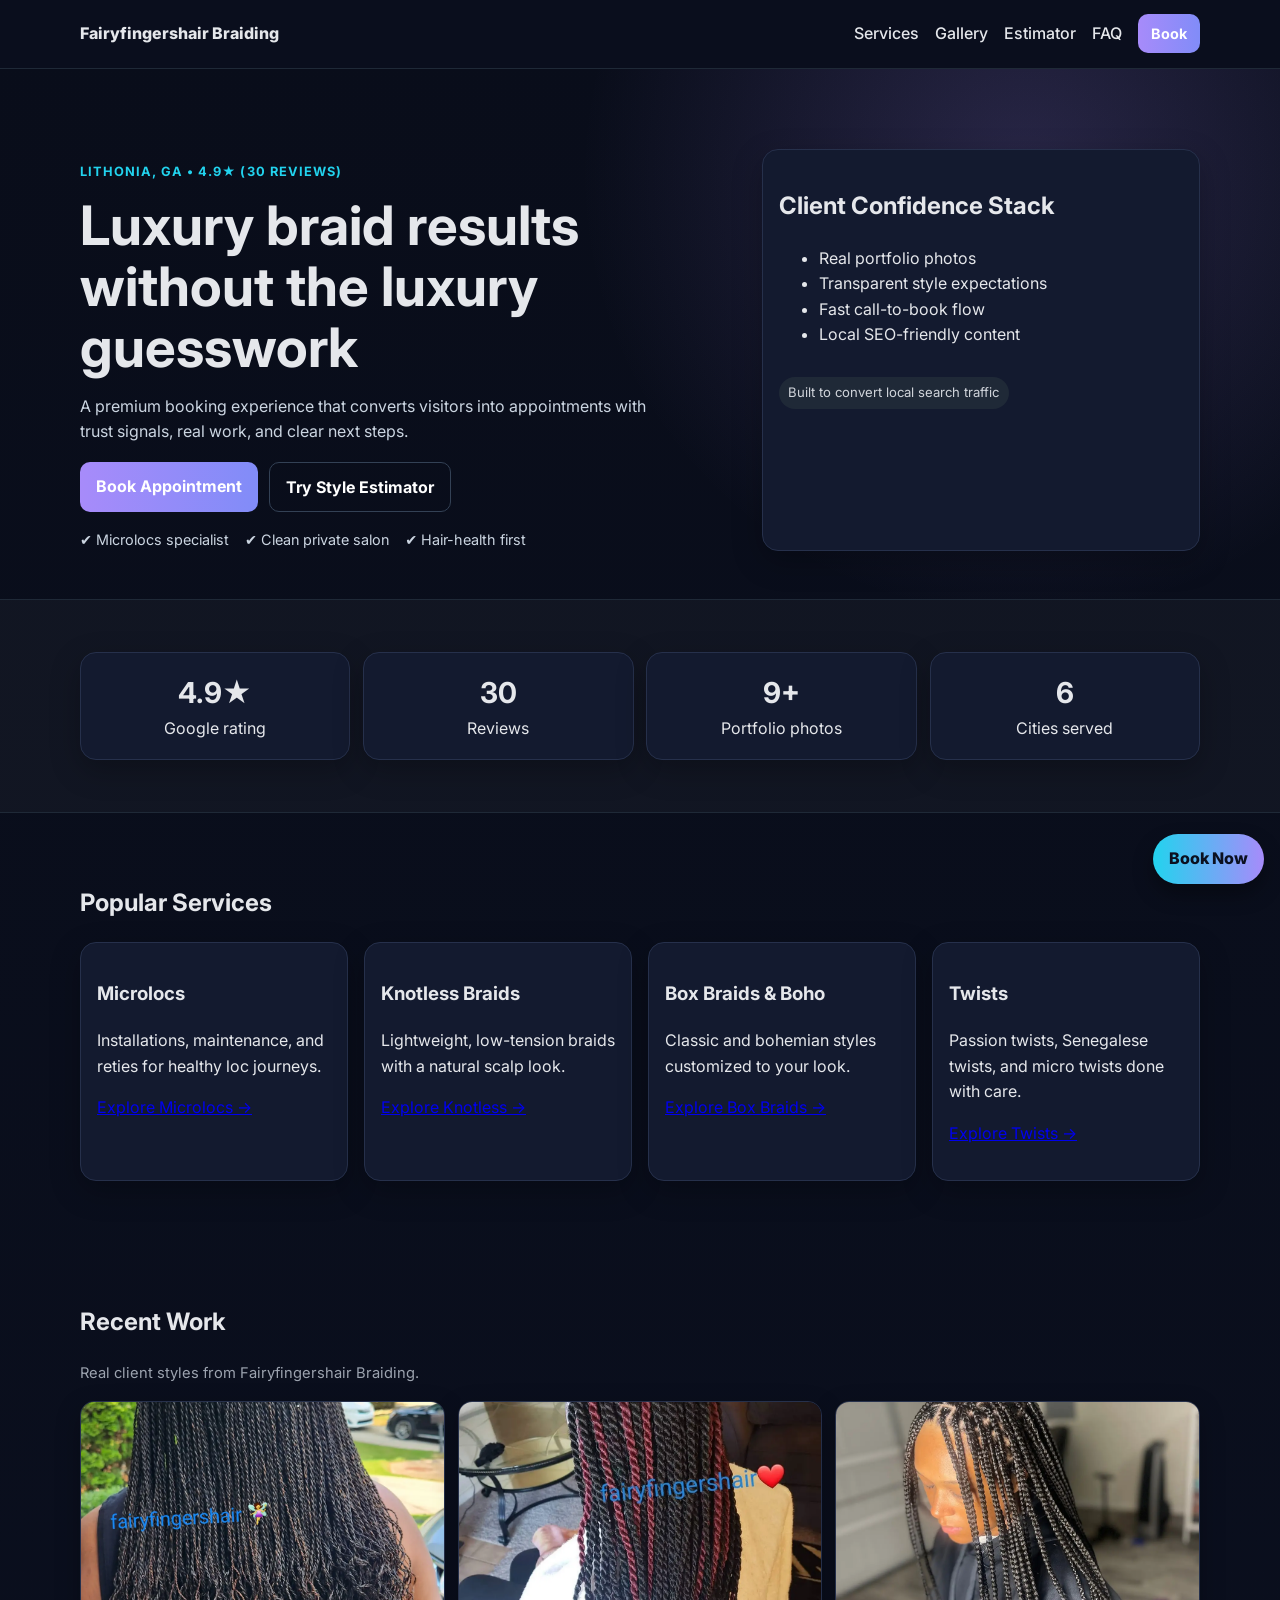
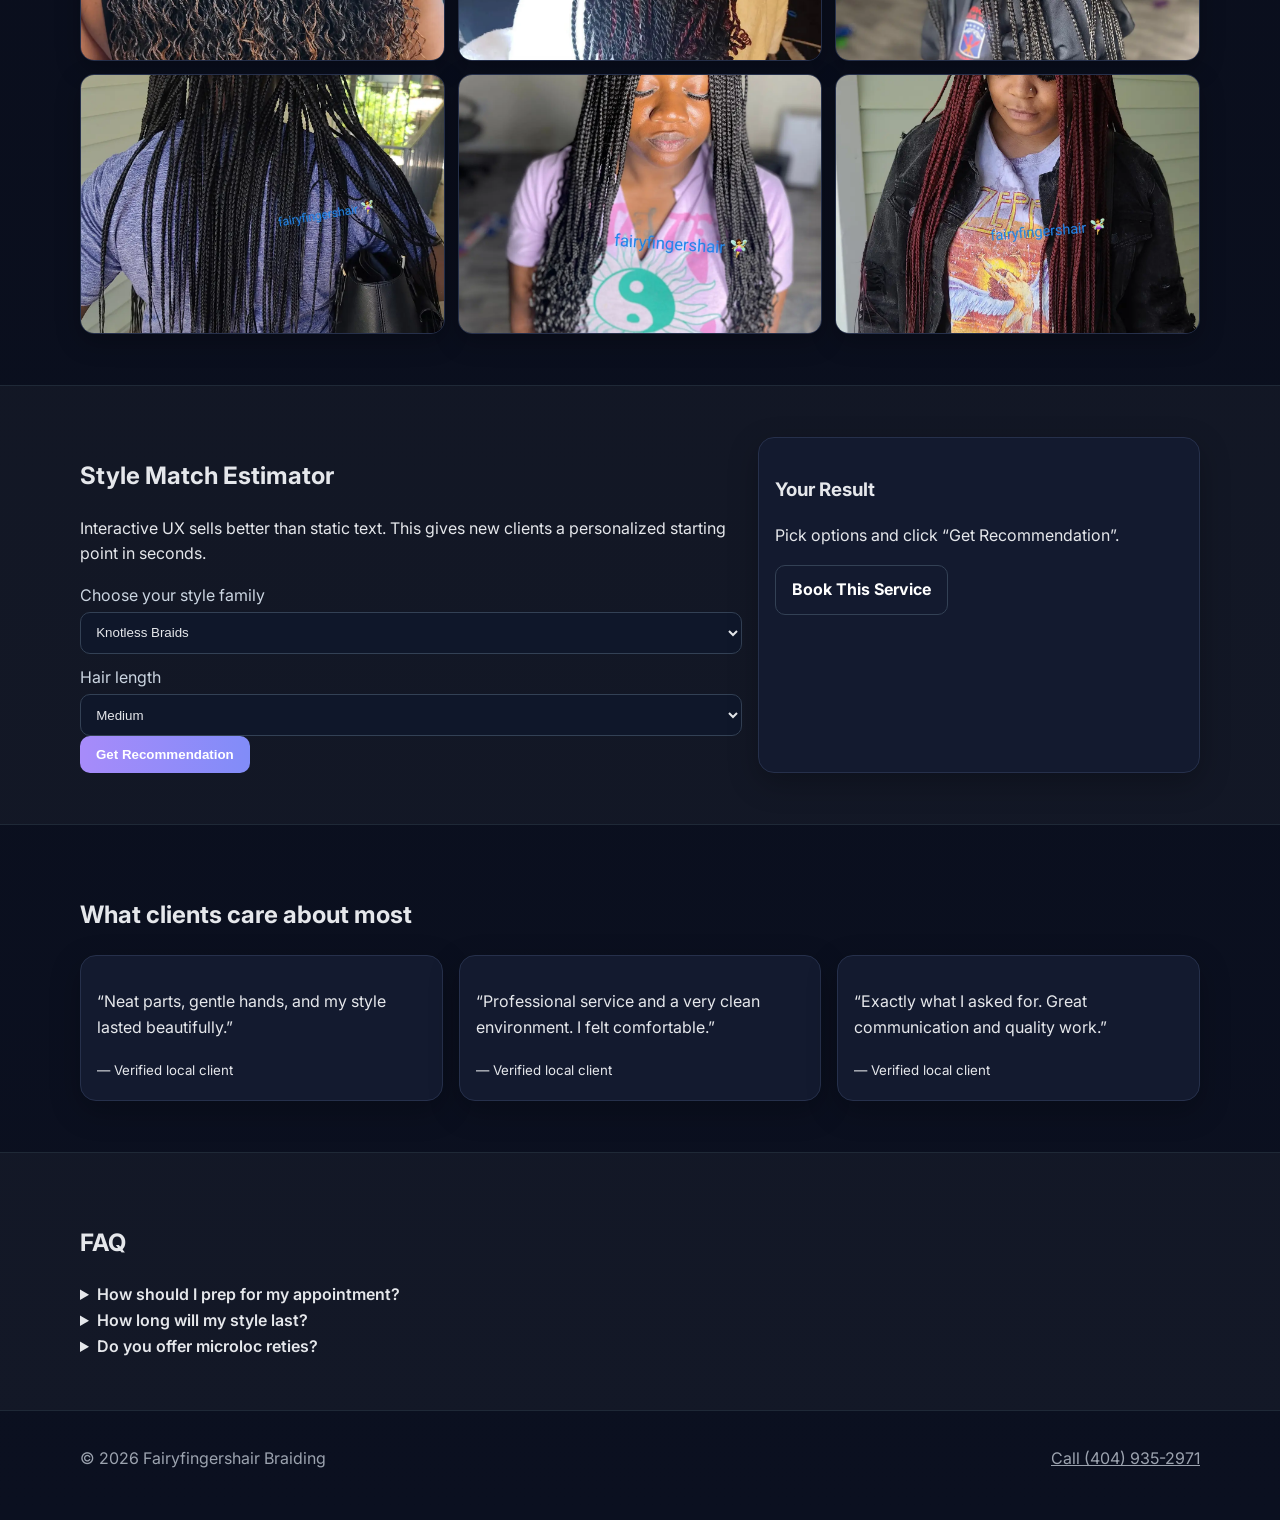
<file: index.html>
<!doctype html>
<html lang="en">
<head>
  <meta charset="UTF-8" />
  <meta name="viewport" content="width=device-width, initial-scale=1.0" />
  <title>Fairyfingershair Braiding | Braids, Microlocs & Loc Care in Lithonia, GA</title>
  <meta name="description" content="Professional braiding and loc-care salon in Lithonia, GA. Knotless braids, box braids, microlocs installation/reties, twists, and more in a clean, private, welcoming space." />
  <meta name="theme-color" content="#111827" />
  <meta property="og:title" content="Fairyfingershair Braiding" />
  <meta property="og:description" content="Expert braiding, microlocs, and loc maintenance in Lithonia, GA." />
  <meta property="og:type" content="website" />
  <meta property="og:image" content="./assets/og-image.svg" />
  <link rel="preconnect" href="https://fonts.googleapis.com" />
  <link rel="preconnect" href="https://fonts.gstatic.com" crossorigin />
  <link href="https://fonts.googleapis.com/css2?family=Inter:wght@400;500;600;700;800&display=swap" rel="stylesheet" />
  <link rel="stylesheet" href="./styles.css" />
</head>
<body>
  <a class="skip-link" href="#main">Skip to content</a>

  <header class="site-header">
    <div class="container nav">
      <div class="logo">Fairyfingershair Braiding</div>
      <nav>
        <a href="#services">Services</a>
        <a href="#gallery">Gallery</a>
        <a href="#estimator">Estimator</a>
        <a href="#faq">FAQ</a>
        <a class="btn btn-sm" href="#book">Book</a>
      </nav>
    </div>
  </header>

  <main id="main">
    <section class="hero">
      <div class="container hero-grid">
        <div>
          <p class="eyebrow">Lithonia, GA • 4.9★ (30 Reviews)</p>
          <h1>Luxury braid results without the luxury guesswork</h1>
          <p class="lead">A premium booking experience that converts visitors into appointments with trust signals, real work, and clear next steps.</p>
          <div class="cta-row" id="book">
            <a class="btn" href="https://business.google.com/v/fairyfingershair-braiding/016689544574209333487/568c/_" target="_blank" rel="noopener">Book Appointment</a>
            <a class="btn btn-ghost" href="#estimator">Try Style Estimator</a>
          </div>
          <div class="trust-row">
            <span>✔ Microlocs specialist</span>
            <span>✔ Clean private salon</span>
            <span>✔ Hair-health first</span>
          </div>
        </div>
        <div class="card hero-card">
          <h2>Client Confidence Stack</h2>
          <ul>
            <li>Real portfolio photos</li>
            <li>Transparent style expectations</li>
            <li>Fast call-to-book flow</li>
            <li>Local SEO-friendly content</li>
          </ul>
          <div class="pill">Built to convert local search traffic</div>
        </div>
      </div>
    </section>

    <section class="section section-alt">
      <div class="container kpis">
        <div class="card"><strong>4.9★</strong><span>Google rating</span></div>
        <div class="card"><strong>30</strong><span>Reviews</span></div>
        <div class="card"><strong>9+</strong><span>Portfolio photos</span></div>
        <div class="card"><strong>6</strong><span>Cities served</span></div>
      </div>
    </section>

    <section id="services" class="section">
      <div class="container">
        <h2>Popular Services</h2>
        <div class="grid services-grid">
          <article class="card"><h3>Microlocs</h3><p>Installations, maintenance, and reties for healthy loc journeys.</p><p><a href="./services/microlocs.html">Explore Microlocs →</a></p></article>
          <article class="card"><h3>Knotless Braids</h3><p>Lightweight, low-tension braids with a natural scalp look.</p><p><a href="./services/knotless-braids.html">Explore Knotless →</a></p></article>
          <article class="card"><h3>Box Braids & Boho</h3><p>Classic and bohemian styles customized to your look.</p><p><a href="./services/box-braids.html">Explore Box Braids →</a></p></article>
          <article class="card"><h3>Twists</h3><p>Passion twists, Senegalese twists, and micro twists done with care.</p><p><a href="./services/twists.html">Explore Twists →</a></p></article>
        </div>
      </div>
    </section>

    <section id="gallery" class="section">
      <div class="container">
        <h2>Recent Work</h2>
        <p class="small">Real client styles from Fairyfingershair Braiding.</p>
        <div class="gallery-grid">
          <img src="./assets/gallery/photo-1.webp" alt="Braided hairstyle by Fairyfingershair Braiding" loading="lazy" />
          <img src="./assets/gallery/photo-2.webp" alt="Protective braid style" loading="lazy" />
          <img src="./assets/gallery/photo-3.webp" alt="Neat braid parts and finish" loading="lazy" />
          <img src="./assets/gallery/photo-4.webp" alt="Boho or knotless braid style" loading="lazy" />
          <img src="./assets/gallery/photo-5.webp" alt="Microloc or loc-care result" loading="lazy" />
          <img src="./assets/gallery/photo-6.webp" alt="Twist style by Fairyfingershair Braiding" loading="lazy" />
        </div>
      </div>
    </section>

    <section id="estimator" class="section section-alt">
      <div class="container two-col">
        <div>
          <h2>Style Match Estimator</h2>
          <p>Interactive UX sells better than static text. This gives new clients a personalized starting point in seconds.</p>
          <label>Choose your style family</label>
          <select id="styleType">
            <option value="knotless">Knotless Braids</option>
            <option value="microlocs">Microlocs / Retie</option>
            <option value="box">Box Braids</option>
            <option value="twists">Twists</option>
          </select>
          <label>Hair length</label>
          <select id="hairLen">
            <option value="short">Short</option>
            <option value="medium" selected>Medium</option>
            <option value="long">Long</option>
          </select>
          <button class="btn" id="estimateBtn">Get Recommendation</button>
        </div>
        <aside class="card estimator-card">
          <h3>Your Result</h3>
          <p id="estimationText">Pick options and click “Get Recommendation”.</p>
          <a class="btn btn-ghost" target="_blank" rel="noopener" href="https://business.google.com/v/fairyfingershair-braiding/016689544574209333487/568c/_">Book This Service</a>
        </aside>
      </div>
    </section>

    <section class="section">
      <div class="container">
        <h2>What clients care about most</h2>
        <div class="testimonials">
          <article class="card"><p>“Neat parts, gentle hands, and my style lasted beautifully.”</p><small>— Verified local client</small></article>
          <article class="card"><p>“Professional service and a very clean environment. I felt comfortable.”</p><small>— Verified local client</small></article>
          <article class="card"><p>“Exactly what I asked for. Great communication and quality work.”</p><small>— Verified local client</small></article>
        </div>
      </div>
    </section>

    <section id="faq" class="section section-alt">
      <div class="container">
        <h2>FAQ</h2>
        <details><summary>How should I prep for my appointment?</summary><p>Come with clean, dry, detangled hair unless your service includes prep.</p></details>
        <details><summary>How long will my style last?</summary><p>It varies by style and maintenance, but protective styles are designed for lasting wear.</p></details>
        <details><summary>Do you offer microloc reties?</summary><p>Yes, microloc maintenance and reties are available.</p></details>
      </div>
    </section>
  </main>

  <a class="sticky-book" href="https://business.google.com/v/fairyfingershair-braiding/016689544574209333487/568c/_" target="_blank" rel="noopener">Book Now</a>

  <footer class="site-footer">
    <div class="container footer-grid">
      <p>© <span id="year"></span> Fairyfingershair Braiding</p>
      <a href="tel:+14049352971">Call (404) 935-2971</a>
    </div>
  </footer>

  <script src="./script.js" defer></script>
</body>
</html>
</file>
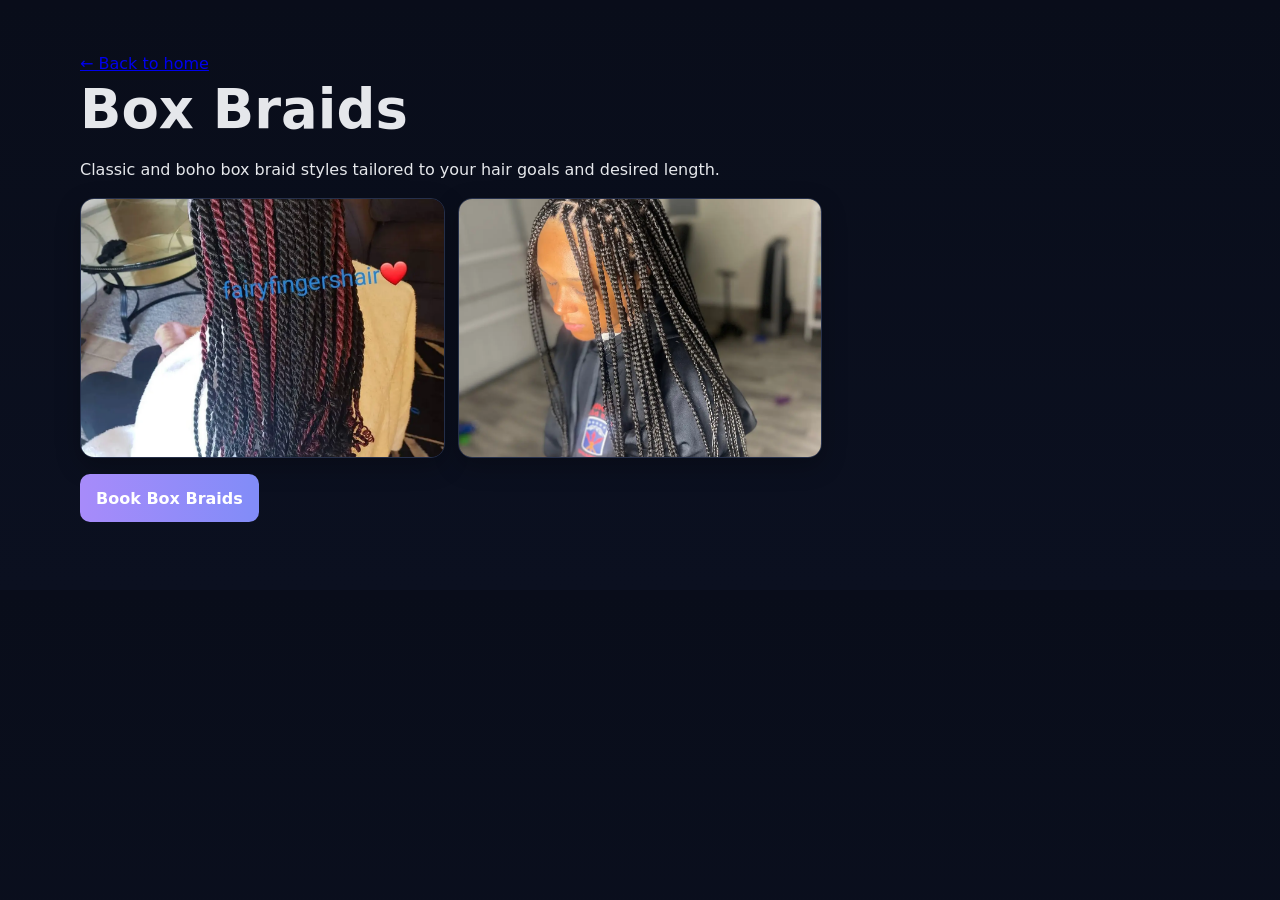
<file: services/box-braids.html>
<!doctype html><html lang="en"><head><meta charset="UTF-8"><meta name="viewport" content="width=device-width,initial-scale=1"><title>Box Braids in Lithonia, GA | Fairyfingershair Braiding</title><meta name="description" content="Custom box braid styles in Lithonia, GA, including classic and boho-inspired looks."><link rel="stylesheet" href="../styles.css"></head><body><main class="section"><div class="container"><a href="../index.html">← Back to home</a><h1>Box Braids</h1><p>Classic and boho box braid styles tailored to your hair goals and desired length.</p><div class="gallery-grid"><img src="../assets/gallery/photo-2.webp" alt="Box braid style"/><img src="../assets/gallery/photo-3.webp" alt="Neat braided finish"/></div><p><a class="btn" target="_blank" rel="noopener" href="https://business.google.com/v/fairyfingershair-braiding/016689544574209333487/568c/_">Book Box Braids</a></p></div></main></body></html>
</file>
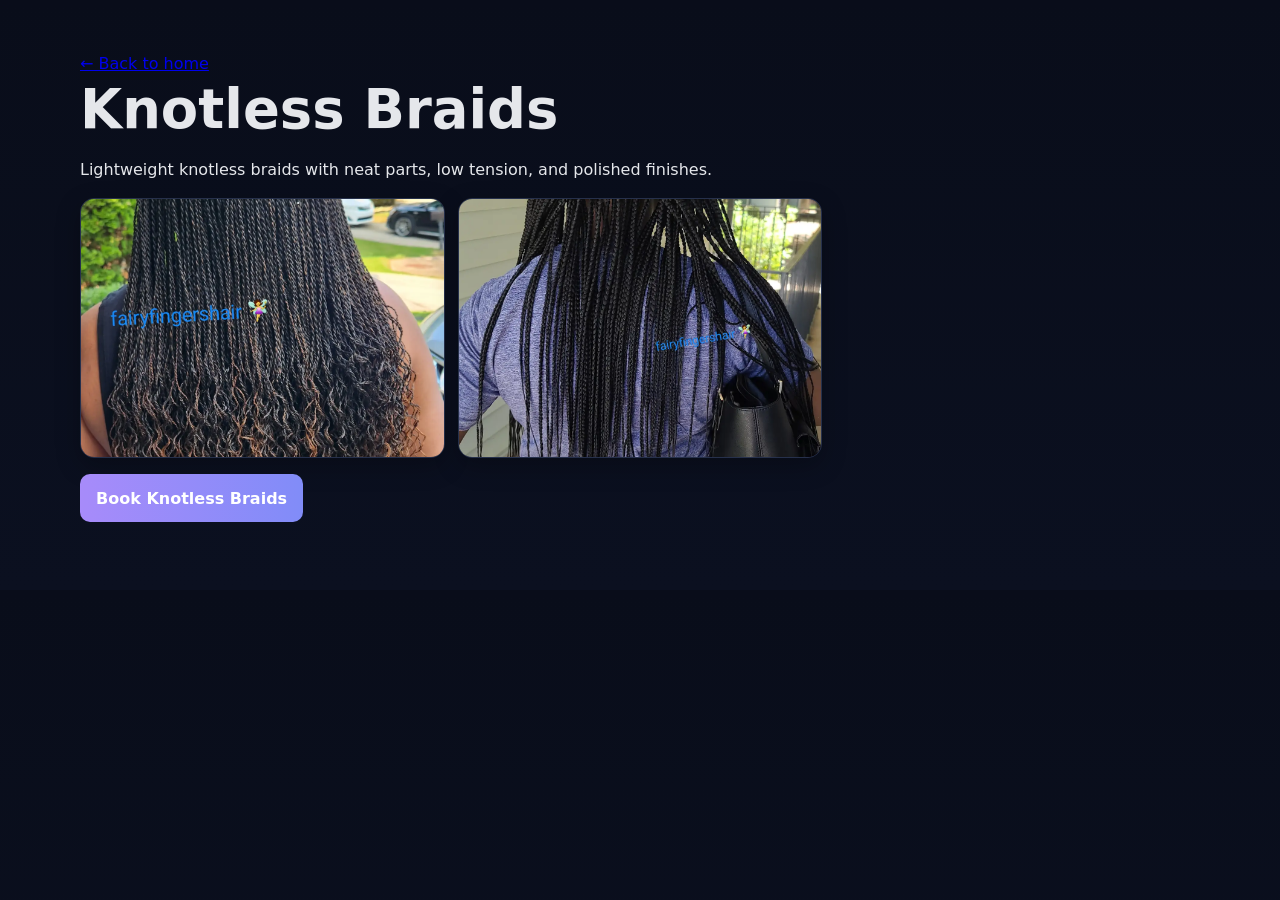
<file: services/knotless-braids.html>
<!doctype html><html lang="en"><head><meta charset="UTF-8"><meta name="viewport" content="width=device-width,initial-scale=1"><title>Knotless Braids in Lithonia, GA | Fairyfingershair Braiding</title><meta name="description" content="Knotless braid services in Lithonia, GA for clean, lightweight, long-lasting protective styles."><link rel="stylesheet" href="../styles.css"></head><body><main class="section"><div class="container"><a href="../index.html">← Back to home</a><h1>Knotless Braids</h1><p>Lightweight knotless braids with neat parts, low tension, and polished finishes.</p><div class="gallery-grid"><img src="../assets/gallery/photo-1.webp" alt="Knotless braids style"/><img src="../assets/gallery/photo-4.webp" alt="Boho/knotless style"/></div><p><a class="btn" target="_blank" rel="noopener" href="https://business.google.com/v/fairyfingershair-braiding/016689544574209333487/568c/_">Book Knotless Braids</a></p></div></main></body></html>
</file>
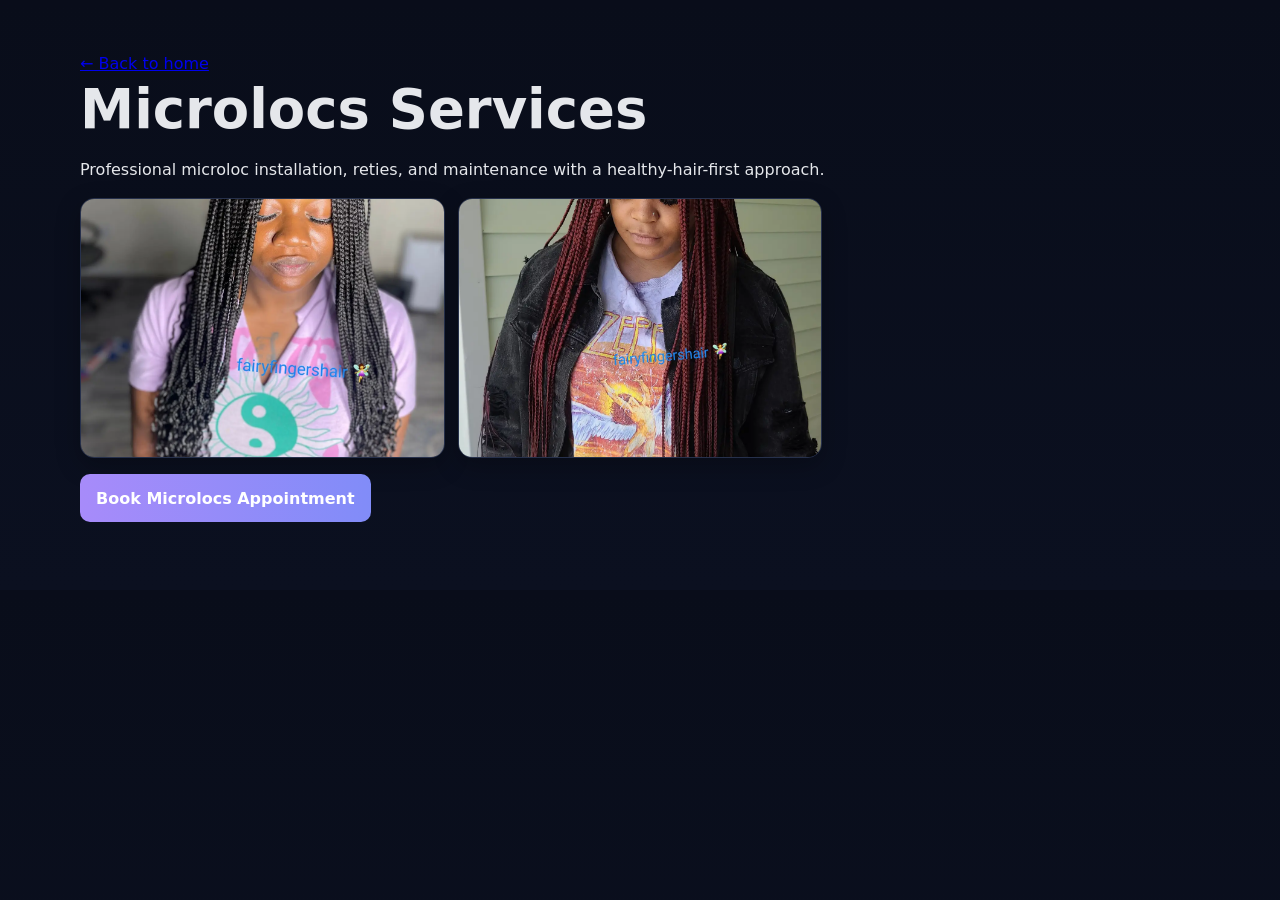
<file: services/microlocs.html>
<!doctype html><html lang="en"><head><meta charset="UTF-8"><meta name="viewport" content="width=device-width,initial-scale=1"><title>Microlocs in Lithonia, GA | Fairyfingershair Braiding</title><meta name="description" content="Microlocs installation, reties, and maintenance in Lithonia, GA."><link rel="stylesheet" href="../styles.css"></head><body><main class="section"><div class="container"><a href="../index.html">← Back to home</a><h1>Microlocs Services</h1><p>Professional microloc installation, reties, and maintenance with a healthy-hair-first approach.</p><div class="gallery-grid"><img src="../assets/gallery/photo-5.webp" alt="Microloc result"/><img src="../assets/gallery/photo-6.webp" alt="Loc care style"/></div><p><a class="btn" target="_blank" rel="noopener" href="https://business.google.com/v/fairyfingershair-braiding/016689544574209333487/568c/_">Book Microlocs Appointment</a></p></div></main></body></html>
</file>
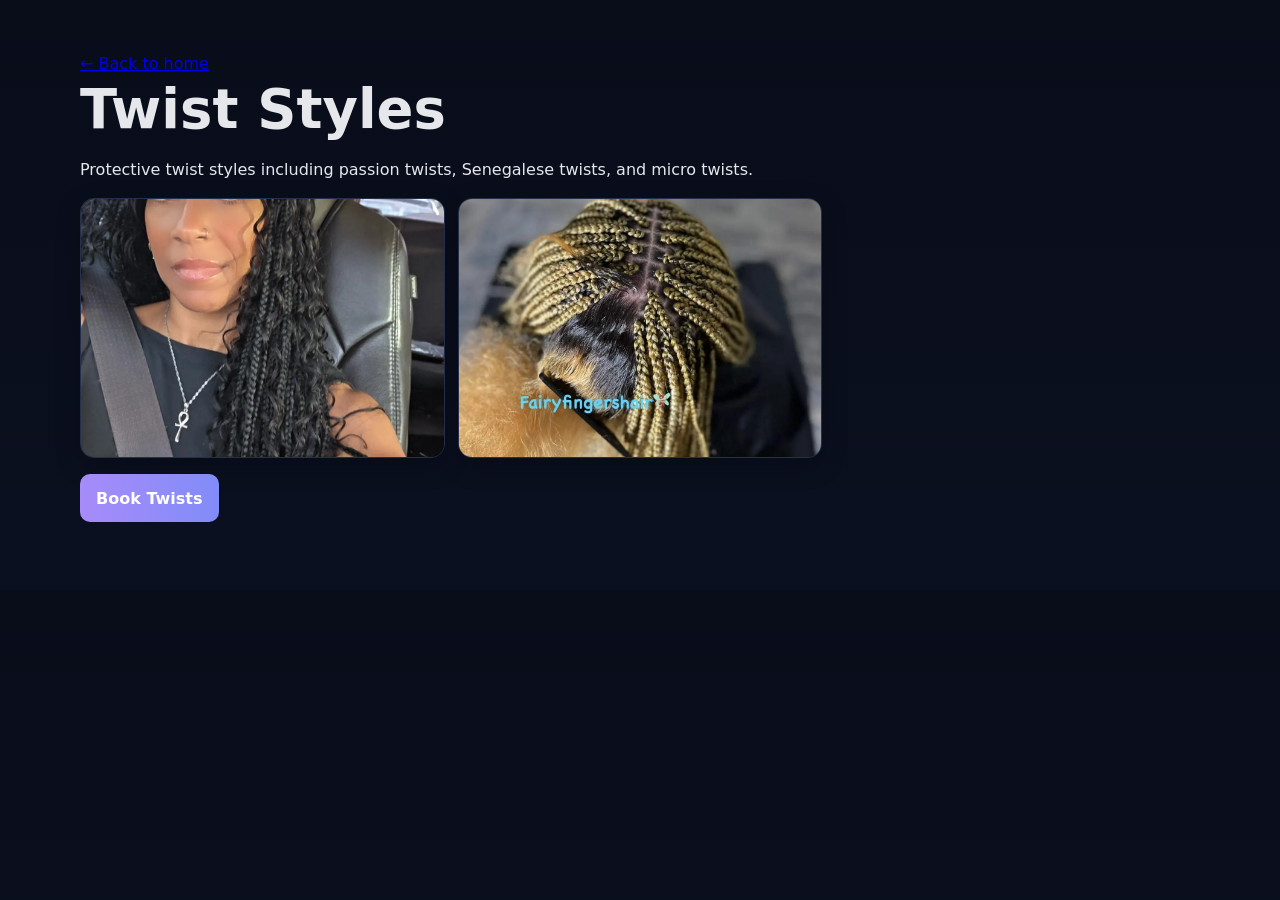
<file: services/twists.html>
<!doctype html><html lang="en"><head><meta charset="UTF-8"><meta name="viewport" content="width=device-width,initial-scale=1"><title>Twists in Lithonia, GA | Fairyfingershair Braiding</title><meta name="description" content="Passion twists, Senegalese twists, and micro twists in Lithonia, GA."><link rel="stylesheet" href="../styles.css"></head><body><main class="section"><div class="container"><a href="../index.html">← Back to home</a><h1>Twist Styles</h1><p>Protective twist styles including passion twists, Senegalese twists, and micro twists.</p><div class="gallery-grid"><img src="../assets/gallery/photo-7.webp" alt="Twist style"/><img src="../assets/gallery/photo-8.webp" alt="Protective twist style"/></div><p><a class="btn" target="_blank" rel="noopener" href="https://business.google.com/v/fairyfingershair-braiding/016689544574209333487/568c/_">Book Twists</a></p></div></main></body></html>
</file>
<file: styles.css>
:root { --bg:#0b1020; --surface:#131a2f; --text:#e5e7eb; --muted:#9ca3af; --primary:#a78bfa; --accent:#22d3ee; --max:1120px; }
*{box-sizing:border-box} body{margin:0;font-family:Inter,system-ui,sans-serif;color:var(--text);background:linear-gradient(180deg,#090d1a 0%,#0b1020 100%);line-height:1.6}
.container{width:min(100% - 2rem,var(--max));margin-inline:auto}
.skip-link{position:absolute;left:-999px;top:0;background:#fff;color:#000;padding:.5rem}.skip-link:focus{left:.5rem;z-index:1000}
.site-header{position:sticky;top:0;backdrop-filter:blur(10px);background:rgba(11,16,32,.74);border-bottom:1px solid #1f2937;z-index:20}
.nav{display:flex;justify-content:space-between;align-items:center;padding:.9rem 0}.logo{font-weight:800}nav{display:flex;gap:1rem;align-items:center}nav a{color:var(--text);text-decoration:none;font-weight:500}
.hero{padding:5rem 0 3rem;background:radial-gradient(circle at 80% 20%,rgba(167,139,250,.2),transparent 40%)}
.hero-grid{display:grid;gap:1.5rem;grid-template-columns:1.2fr .8fr}.eyebrow{color:var(--accent);font-weight:700;text-transform:uppercase;letter-spacing:.08em;font-size:.8rem}
h1{font-size:clamp(2rem,5vw,3.4rem);line-height:1.12;margin:.2rem 0 1rem}.lead{color:#cbd5e1;max-width:58ch}.small{color:var(--muted);font-size:.92rem;margin-top:.8rem}
.section{padding:3.2rem 0}.section-alt{background:rgba(255,255,255,.03);border-top:1px solid #1f2937;border-bottom:1px solid #1f2937}
.card{background:var(--surface);border:1px solid #26304b;border-radius:16px;padding:1.1rem 1rem;box-shadow:0 10px 30px rgba(0,0,0,.25)}
.cta-row{display:flex;gap:.7rem;flex-wrap:wrap;margin-top:1.1rem}.btn{display:inline-block;background:linear-gradient(90deg,var(--primary),#818cf8);color:white;text-decoration:none;padding:.7rem 1rem;border-radius:10px;font-weight:700;border:none;cursor:pointer}.btn-sm{padding:.5rem .8rem;font-size:.9rem}.btn-ghost{background:transparent;border:1px solid #334155}
.trust-row{display:flex;gap:1rem;flex-wrap:wrap;margin-top:1rem;font-size:.9rem;color:#cbd5e1}.pill{margin-top:.8rem;background:#1f2937;display:inline-block;padding:.35rem .6rem;border-radius:999px;font-size:.82rem;color:#d1d5db}
.kpis{display:grid;grid-template-columns:repeat(4,1fr);gap:.8rem}.kpis .card{display:flex;flex-direction:column;align-items:center;justify-content:center;text-align:center}.kpis strong{font-size:1.8rem}
.services-grid{display:grid;grid-template-columns:repeat(4,1fr);gap:1rem}.gallery-grid{display:grid;grid-template-columns:repeat(3,1fr);gap:.8rem;margin-top:1rem}.gallery-grid img{width:100%;height:260px;object-fit:cover;border-radius:14px;border:1px solid #26304b;box-shadow:0 8px 24px rgba(0,0,0,.25)}
.two-col{display:grid;gap:1rem;grid-template-columns:1.2fr .8fr}label{display:block;margin:.7rem 0 .25rem;color:#cbd5e1}select{width:100%;padding:.7rem;border-radius:10px;border:1px solid #334155;background:#0f172a;color:#e5e7eb}
.testimonials{display:grid;grid-template-columns:repeat(3,1fr);gap:1rem}
.sticky-book{position:fixed;right:16px;bottom:16px;background:linear-gradient(90deg,#22d3ee,#a78bfa);color:#0b1020;padding:.75rem 1rem;border-radius:999px;font-weight:800;text-decoration:none;box-shadow:0 10px 20px rgba(0,0,0,.35);z-index:40}
.site-footer{padding:1.2rem 0 2rem;color:var(--muted)}.footer-grid{display:flex;justify-content:space-between;gap:1rem;align-items:center}.footer-grid a{color:var(--muted)}summary{cursor:pointer;font-weight:600}
@media (max-width:900px){.hero-grid,.two-col{grid-template-columns:1fr}.services-grid,.kpis{grid-template-columns:repeat(2,1fr)}.gallery-grid,.testimonials{grid-template-columns:repeat(2,1fr)}}
@media (max-width:560px){nav{display:none}.services-grid,.gallery-grid,.testimonials,.kpis{grid-template-columns:1fr}.sticky-book{left:12px;right:12px;text-align:center}}
</file>
